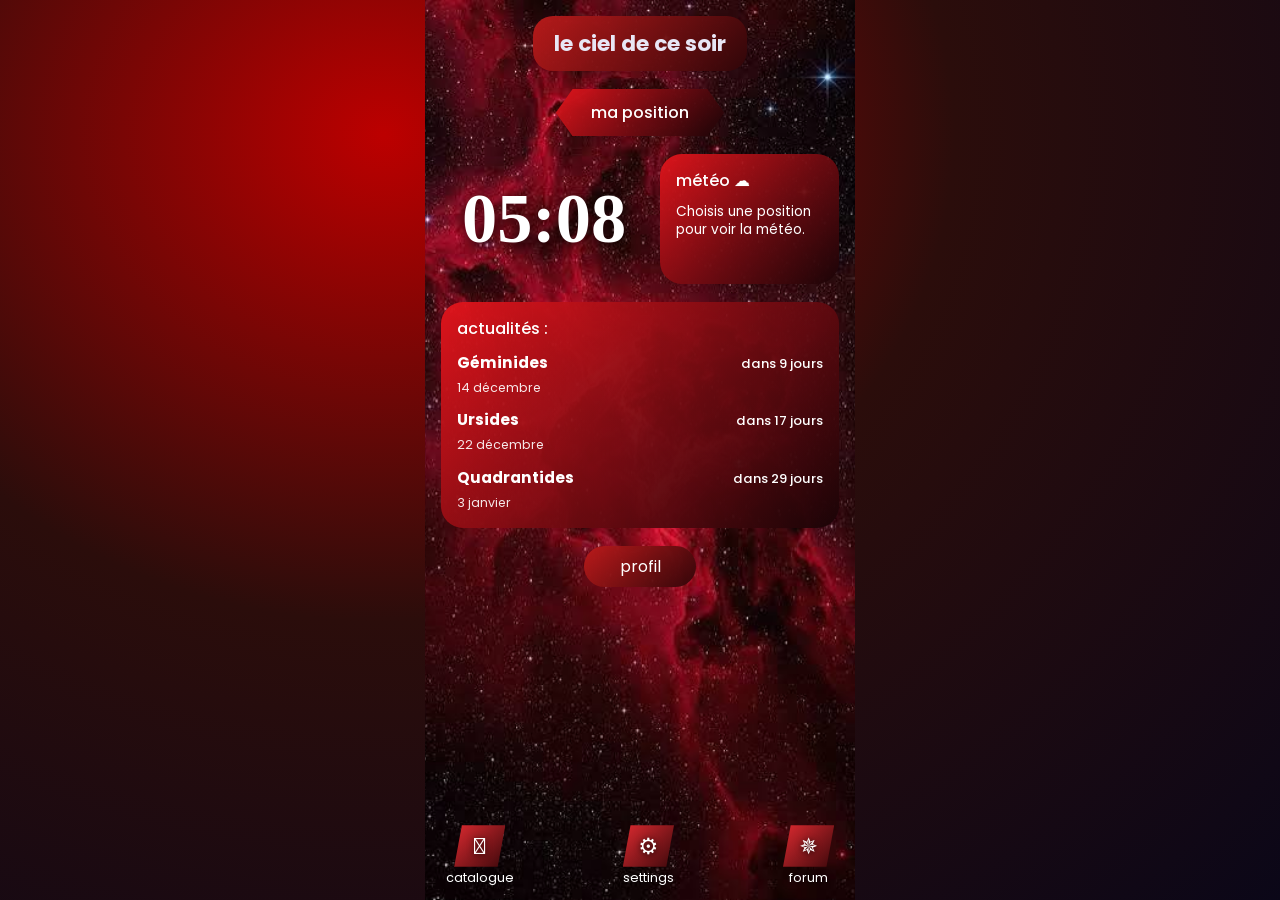
<file: index.html>
<!doctype html>
<html lang="fr">
<head>
  <meta charset="utf-8">
  <link rel="preload" as="image" href="assets/chargement.webp">
  <link rel="stylesheet" href="css/splash.css">
  <script src="js/splash.js"></script>
  <noscript><style>#splash { display: none; }</style></noscript>
  <meta name="viewport" content="width=device-width, initial-scale=1, viewport-fit=cover">
  <meta name="theme-color" content="#0b0718">
  <title>Arcturus : le ciel de ce soir</title>
  <link rel="preconnect" href="https://fonts.googleapis.com">
  <link rel="preconnect" href="https://fonts.gstatic.com" crossorigin>
  <link href="https://fonts.googleapis.com/css2?family=Poppins:wght@500;700&display=swap" rel="stylesheet">
  <link rel="stylesheet" href="css/style.css">
</head>
<body class="theme-rouge">
  <div id="splash" role="status" aria-label="Chargement en cours">
  <div class="splash-cadre">
    <img class="splash-image" src="assets/chargement.webp" alt="">
    <div class="splash-anneau"></div>
  </div>
  </div>
  <main class="ecran">

    <a class="titre" href="ciel.html">le ciel de ce soir <span aria-hidden="true"></span></a>

    <button id="btn-position" class="hexagone" type="button">ma position</button>

    <section class="ligne">
      <p id="heure" class="heure" aria-label="Heure actuelle">00:00</p>

      <article class="carte meteo">
        <h2>météo <span aria-hidden="true">  ☁</span></h2>
        <div id="meteo-valeurs" class="mesures" aria-live="polite"></div>
      </article>
    </section>

    <article class="carte actus">
      <h2>actualités :</h2>
      <ul id="liste-evenements" class="evenements"></ul>
    </article>

    <a class="pastille" href="profil.html">profil</a>

    <nav class="barre" aria-label="Navigation principale">
      <a href="catalogue.html"><span class="icone" aria-hidden="true">𖤘</span>catalogue</a>
      <a href="settings.html"><span class="icone" aria-hidden="true">⚙</span>settings</a>
      <a href="forum.html"><span class="icone" aria-hidden="true">✵</span>forum</a>
    </nav>

  </main>

  <dialog id="dialogue-position" aria-labelledby="titre-position">
    <h2 id="titre-position">Choisir une position</h2>
    <button id="btn-gps" class="bouton" type="button">Utiliser ma position GPS</button>
    <p class="ou">ou</p>
    <div class="recherche">
      <input id="champ-ville" type="search" placeholder="Nom d'une ville" autocomplete="off" aria-label="Nom d'une ville">
      <button id="btn-chercher" class="bouton" type="button">Chercher</button>
    </div>
    <p id="message-position" class="message" role="status"></p>
    <ul id="resultats-villes" class="resultats"></ul>
    <button id="btn-fermer" class="bouton discret" type="button">Fermer</button>
  </dialog>

  <script src="js/accueil.js"></script>
</body>
</html>
</file>
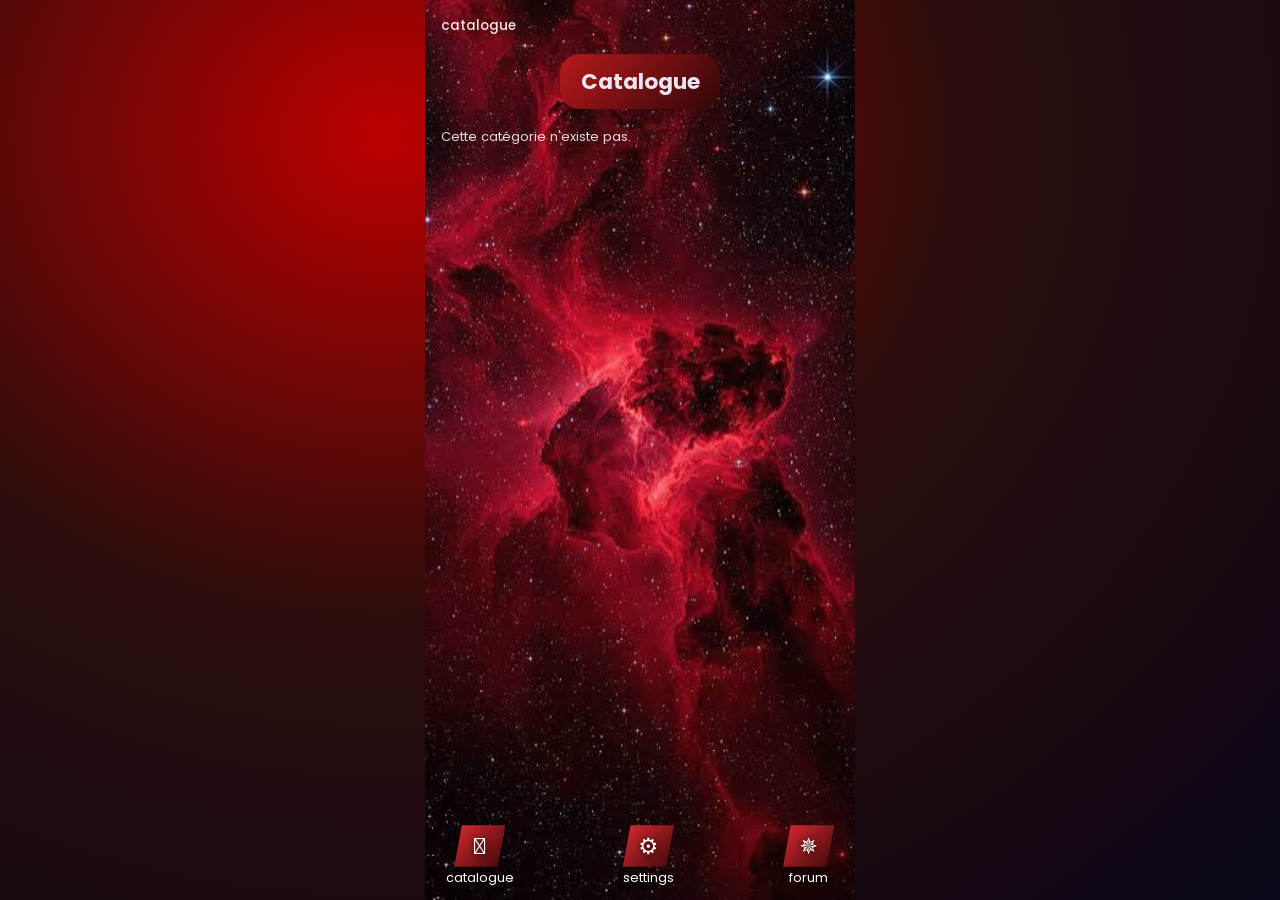
<file: catalogue-liste.html>
<!doctype html>
<html lang="fr">
<head>
  <meta charset="utf-8">
  <link rel="preload" as="image" href="assets/chargement.webp">
  <link rel="stylesheet" href="css/splash.css">
  <script src="js/splash.js"></script>
  <noscript><style>#splash { display: none; }</style></noscript>
  <meta name="viewport" content="width=device-width, initial-scale=1, viewport-fit=cover">
  <meta name="theme-color" content="#0b0718">
  <title>Arcturus : Catalogue</title>
  <link rel="preconnect" href="https://fonts.googleapis.com">
  <link rel="preconnect" href="https://fonts.gstatic.com" crossorigin>
  <link href="https://fonts.googleapis.com/css2?family=Poppins:wght@500;700&display=swap" rel="stylesheet">
  <link rel="stylesheet" href="css/style.css">
</head>
<body class="theme-rouge">
  <div id="splash" role="status" aria-label="Chargement en cours">
    <div class="splash-cadre">
      <img class="splash-image" src="assets/chargement.webp" alt="">
      <div class="splash-anneau"></div>
    </div>
  </div>

  <main class="ecran">
    <a class="retour" href="catalogue.html">catalogue</a>
    <h1 id="titre-liste" class="titre">Catalogue</h1>
    <input id="filtre" class="filtre" type="search" placeholder="Rechercher" autocomplete="off" aria-label="Rechercher dans la liste">
    <p id="compte" class="compte" aria-live="polite"></p>
    <ul id="liste" class="liste-catalogue"></ul>

    <nav class="barre" aria-label="Navigation principale">
      <a href="catalogue.html"><span class="icone" aria-hidden="true">𖤘</span>catalogue</a>
      <a href="settings.html"><span class="icone" aria-hidden="true">⚙</span>settings</a>
      <a href="forum.html"><span class="icone" aria-hidden="true">✵</span>forum</a>
    </nav>
  </main>

  <script src="js/catalogue.js"></script>
</body>
</html>
</file>
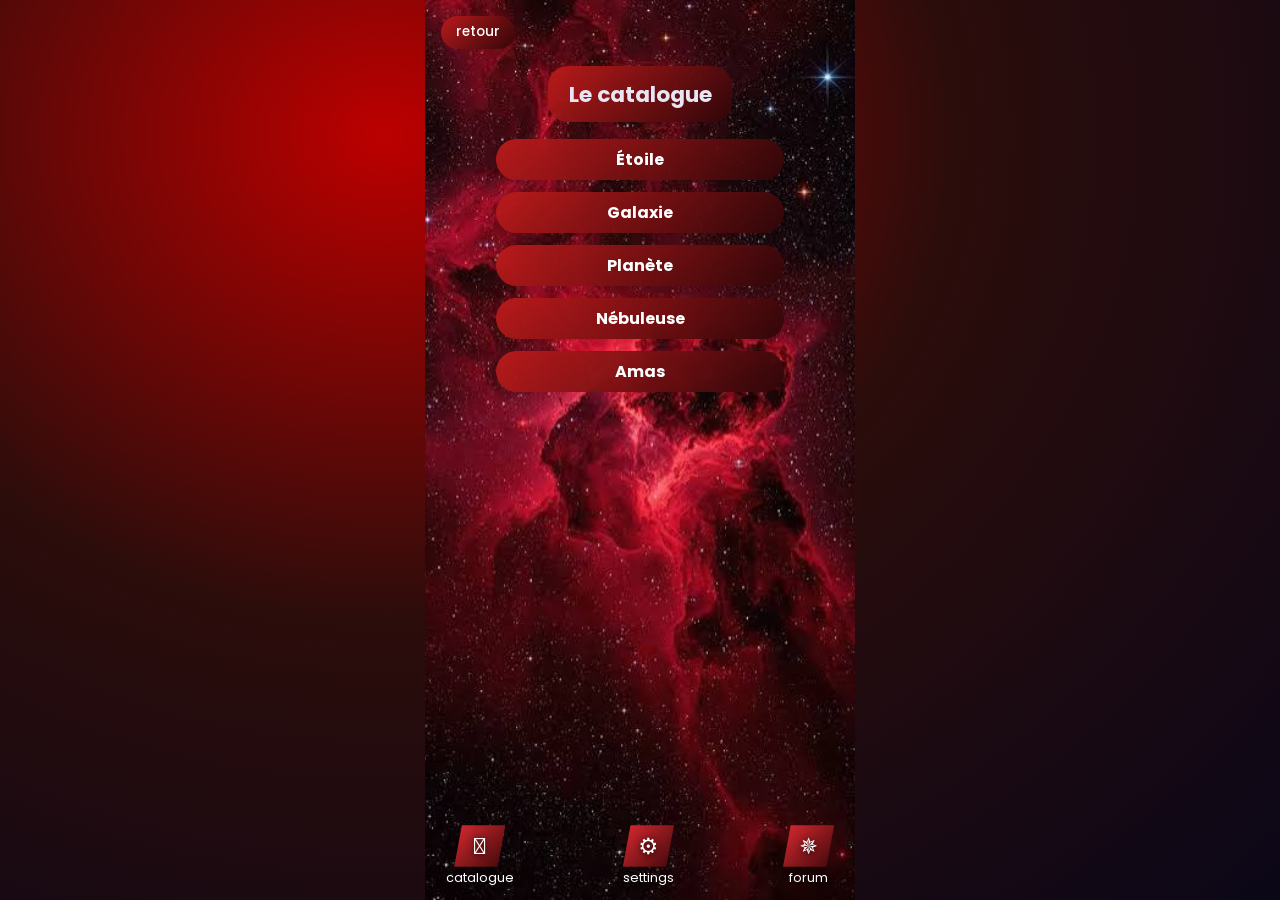
<file: catalogue.html>
<!doctype html>
<html lang="fr">
<head>
  <meta charset="utf-8">
  <link rel="preload" as="image" href="assets/chargement.webp">
  <link rel="stylesheet" href="css/splash.css">
  <script src="js/splash.js"></script>
  <noscript><style>#splash { display: none; }</style></noscript>
  <meta name="viewport" content="width=device-width, initial-scale=1, viewport-fit=cover">
  <meta name="theme-color" content="#0b0718">
  <title>Arcturus : Le catalogue</title>
  <link rel="preconnect" href="https://fonts.googleapis.com">
  <link rel="preconnect" href="https://fonts.gstatic.com" crossorigin>
  <link href="https://fonts.googleapis.com/css2?family=Poppins:wght@500;700&display=swap" rel="stylesheet">
  <link rel="stylesheet" href="css/style.css">
</head>
<body class="theme-rouge">
  <div id="splash" role="status" aria-label="Chargement en cours">
    <div class="splash-cadre">
      <img class="splash-image" src="assets/chargement.webp" alt="">
      <div class="splash-anneau"></div>
    </div>
  </div>

  <main class="ecran">
    <a class="bouton-retour" href="index.html">retour</a>
    <h1 class="titre">Le catalogue</h1>
    <nav class="choix-catalogue" aria-label="Catégories du catalogue">
      <a class="pastille choix" href="catalogue-liste.html?cat=etoile">Étoile</a>
      <a class="pastille choix" href="catalogue-liste.html?cat=galaxie">Galaxie</a>
      <a class="pastille choix" href="catalogue-liste.html?cat=planete">Planète</a>
      <a class="pastille choix" href="catalogue-liste.html?cat=nebuleuse">Nébuleuse</a>
      <a class="pastille choix" href="catalogue-liste.html?cat=amas">Amas</a>
    </nav>

    <nav class="barre" aria-label="Navigation principale">
      <a href="catalogue.html"><span class="icone" aria-hidden="true">𖤘</span>catalogue</a>
      <a href="settings.html"><span class="icone" aria-hidden="true">⚙</span>settings</a>
      <a href="forum.html"><span class="icone" aria-hidden="true">✵</span>forum</a>
    </nav>
  </main>
</body>
</html>
</file>
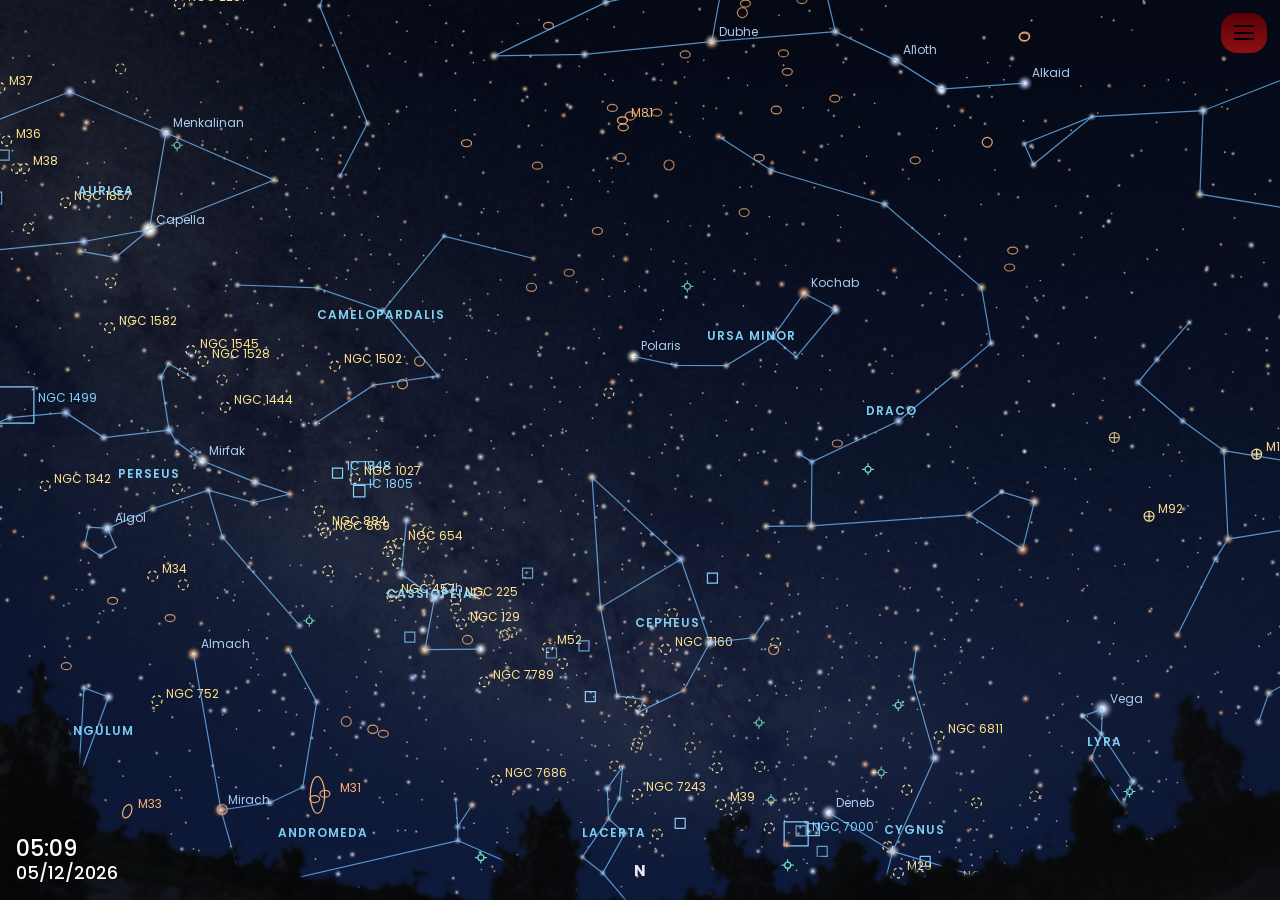
<file: ciel.html>
<!doctype html>
<html lang="fr">
<head>
  <meta charset="utf-8">
  <link rel="preload" as="image" href="assets/chargement.webp">
  <link rel="stylesheet" href="css/splash.css">
  <script src="js/splash.js"></script>
  <noscript><style>#splash { display: none; }</style></noscript>
  <meta name="viewport" content="width=device-width, initial-scale=1, viewport-fit=cover">
  <meta name="theme-color" content="#040815">
  <title>Arcturus : carte du ciel</title>
  <link rel="preconnect" href="https://fonts.googleapis.com">
  <link rel="preconnect" href="https://fonts.gstatic.com" crossorigin>
  <link href="https://fonts.googleapis.com/css2?family=Poppins:wght@500;700&display=swap" rel="stylesheet">
  <link rel="stylesheet" href="css/style.css">
  <link rel="stylesheet" href="css/ciel.css">
</head>
<body>
  <div id="splash" role="status" aria-label="Chargement en cours">
    <div class="splash-cadre">
      <img class="splash-image" src="assets/chargement.webp" alt="">
      <div class="splash-anneau"></div>
    </div>
  </div>

  <canvas id="ciel" role="img" aria-label="Carte du ciel interactive"></canvas>
  <canvas id="voielactee" aria-hidden="true"></canvas>
  <canvas id="paysage" aria-hidden="true"></canvas>

  <p id="message-ciel" class="message-ciel" role="status" hidden></p>

  <div id="horloge" class="horloge">
    <p id="ciel-heure">00:00</p>
    <p id="ciel-date">00/00/0000</p>
  </div>

  <button id="btn-menu" class="menu" type="button" aria-label="Réglages d'affichage" aria-expanded="false" aria-controls="panneau">
    <span></span><span></span><span></span>
  </button>

  <div id="panneau" class="panneau" hidden>
    <div class="bas-panneau">
      <div class="temps">
        <div class="ligne-temps">
          <output id="reg-heure">00:00</output>
          <span class="fleches">
            <button type="button" id="h-moins" aria-label="Reculer de 10 minutes">&lt;</button>
            <button type="button" id="h-reset" aria-label="Revenir à l'heure actuelle">↺</button>
            <button type="button" id="h-plus" aria-label="Avancer de 10 minutes">&gt;</button>
          </span>
        </div>
        <div class="ligne-temps">
          <output id="reg-date">00/00/0000</output>
          <span class="fleches">
            <button type="button" id="d-moins" aria-label="Reculer d'un jour">&lt;</button>
            <button type="button" id="d-reset" aria-label="Revenir à la date actuelle">↺</button>
            <button type="button" id="d-plus" aria-label="Avancer d'un jour">&gt;</button>
          </span>
        </div>
      </div>
      <button type="button" id="btn-reglages" class="engrenage" aria-label="Réglages de la carte"><span aria-hidden="true">⚙️</span></button>
    </div>

    <div class="barre-heure">
      <label class="cache" for="curseur-heure">Heure de la journée</label>
      <input id="curseur-heure" type="range" min="0" max="1439" step="1" value="0">
      <div class="graduations" aria-hidden="true"><span>0 h</span><span>6 h</span><span>12 h</span><span>18 h</span><span>24 h</span></div>
    </div>

    <div class="barre-heure barre-vitesse">
      <div class="entete-vitesse">
        <label for="curseur-vitesse">Vitesse du temps</label>
        <output id="vitesse-valeur">×1 (temps réel)</output>
      </div>
      <input id="curseur-vitesse" type="range" min="-100" max="100" step="1" value="0">
      <div class="graduations" aria-hidden="true"><span>passé</span><span>temps réel</span><span>futur</span></div>
    </div>
  </div>

  <aside id="fiche" class="fiche" role="dialog" aria-labelledby="fiche-titre" hidden>
    <div class="fiche-tete">
      <div>
        <h2 id="fiche-titre"></h2>
        <p id="fiche-sous" class="fiche-sous"></p>
      </div>
      <button type="button" id="fiche-fermer" class="fiche-x" aria-label="Fermer la fiche">✕</button>
    </div>
    <dl id="fiche-lignes" class="fiche-lignes"></dl>
    <p id="fiche-note" class="fiche-note" hidden></p>
    <div class="fiche-actions">
      <button type="button" id="fiche-centrer" class="bouton">Centrer sur l'objet</button>
      <a id="fiche-savoir" class="bouton lien" target="_blank" rel="noopener noreferrer" hidden>En savoir plus</a>
    </div>
  </aside>

  <dialog id="dialogue-carte" aria-label="Réglages de la carte">
    <div class="reglages-tete">
      <h2 class="pastille-section">Affichage :</h2>
      <button id="btn-fermer-carte" class="bouton-croix" type="button" aria-label="Fermer les réglages">
        <svg viewBox="0 0 24 24" aria-hidden="true"><rect x="3.5" y="3.5" width="17" height="17" rx="1" fill="none" stroke="currentColor" stroke-width="1.6"/><path d="M3.5 3.5 20.5 20.5M20.5 3.5 3.5 20.5" fill="none" stroke="currentColor" stroke-width="1.6"/></svg>
      </button>
    </div>

    <div class="groupe" role="group" aria-label="Affichage">
      <label class="ligne-reglage"><span class="onglet"><input type="checkbox" data-reglage="paysage"></span><span class="etiquette"><span>Paysage</span></span></label>
      <label class="ligne-reglage"><span class="onglet"><input type="checkbox" data-reglage="constellations"></span><span class="etiquette"><span>Constellations</span></span></label>
      <label class="ligne-reglage"><span class="onglet"><input type="checkbox" data-reglage="atmosphere"></span><span class="etiquette"><span>Atmosphère</span></span></label>
      <label class="ligne-reglage"><span class="onglet"><input type="checkbox" data-reglage="noms"></span><span class="etiquette"><span>Noms des astres</span></span></label>
      <label class="ligne-reglage"><span class="onglet"><input type="checkbox" data-reglage="lignes"></span><span class="etiquette"><span>Grille azimutale (azimut et hauteur)</span></span></label>
      <label class="ligne-reglage"><span class="onglet"><input type="checkbox" data-reglage="grilleEquatoriale"></span><span class="etiquette"><span>Grille équatoriale (AD et déclinaison)</span></span></label>
      <label class="ligne-reglage"><span class="onglet"><input type="checkbox" data-reglage="ecliptique"></span><span class="etiquette"><span>Écliptique (trajet du Soleil)</span></span></label>
      <label class="ligne-reglage"><span class="onglet"><input type="checkbox" data-reglage="nuit"></span><span class="etiquette"><span>Mode nuit (écran rouge)</span></span></label>
    </div>

    <div class="groupe" role="group" aria-labelledby="titre-profond">
      <h3 id="titre-profond" class="pastille-section">Objets du ciel profond :</h3>
      <label class="ligne-reglage"><span class="onglet"><input type="checkbox" data-reglage="voieLactee"></span><span class="etiquette"><span>Voie lactée</span></span></label>
      <label class="ligne-reglage"><span class="onglet"><input type="checkbox" data-reglage="galaxies"></span><span class="etiquette"><span>Galaxies</span></span></label>
      <label class="ligne-reglage"><span class="onglet"><input type="checkbox" data-reglage="nebuleuses"></span><span class="etiquette"><span>Nébuleuses <small>(dont planétaires et rémanents)</small></span></span></label>
      <label class="ligne-reglage"><span class="onglet"><input type="checkbox" data-reglage="amas"></span><span class="etiquette"><span>Amas <small>(ouverts et globulaires)</small></span></span></label>
    </div>

    <div class="groupe" role="group" aria-labelledby="titre-etoiles">
      <h3 id="titre-etoiles" class="pastille-section">Étoiles :</h3>
      <div class="boite-curseur">
        <label for="mag-limite">Visibles jusqu'à la magnitude <output id="mag-valeur">6,5</output></label>
        <input id="mag-limite" type="range" min="3" max="6.5" step="0.1" value="6.5">
      </div>
    </div>

    <a class="lien-accueil" href="index.html">retour à l'accueil</a>
  </dialog>

  <div id="voile" class="voile" hidden></div>

  <script src="js/astronomy.browser.min.js"></script>
  <script src="js/astro.js"></script>
  <script src="js/paysage.js"></script>
  <script src="js/ciel.js"></script>
</body>
</html>
</file>
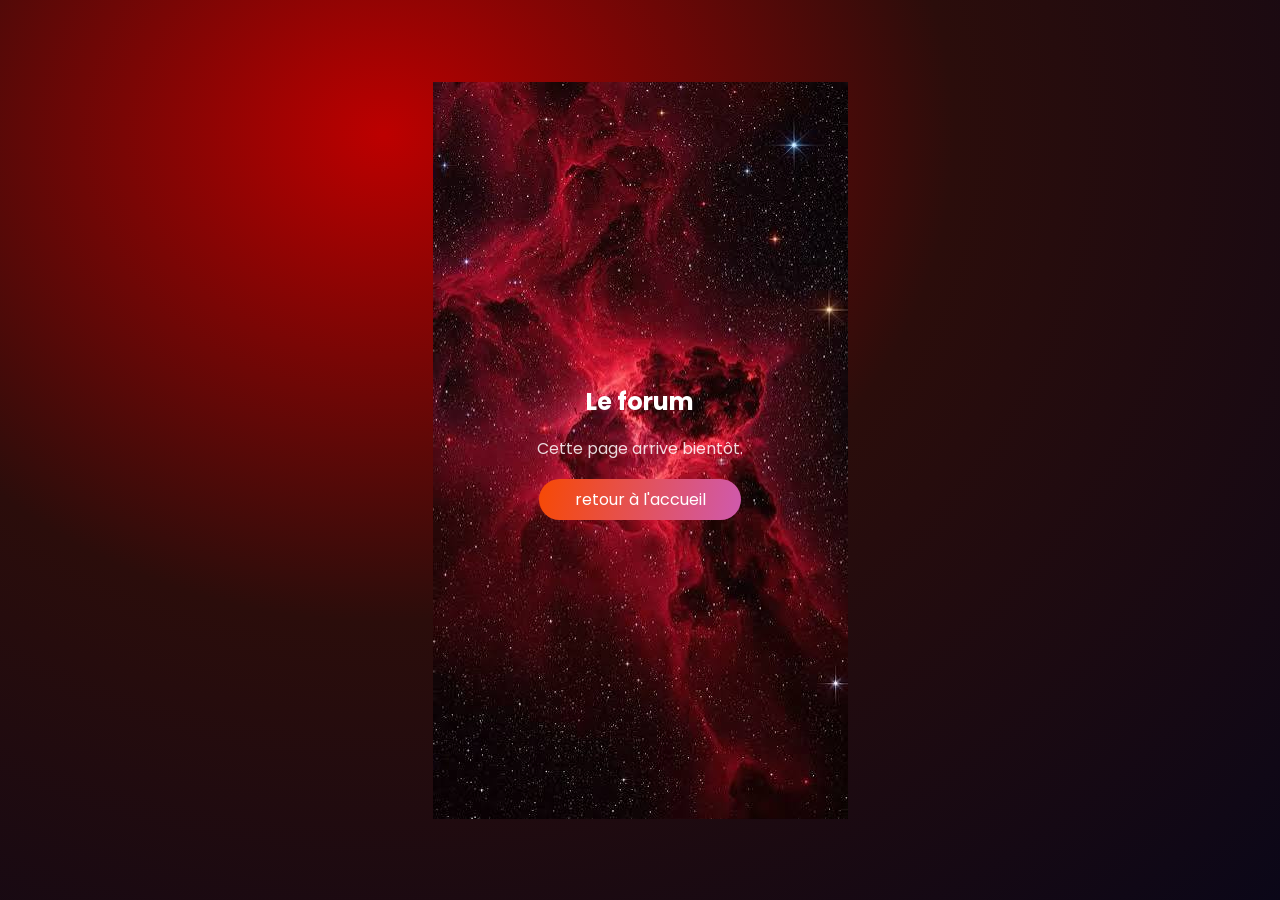
<file: forum.html>
<!doctype html>
<html lang="fr">
<head>
  <meta charset="utf-8">
  <link rel="preload" as="image" href="assets/chargement.webp">
  <link rel="stylesheet" href="css/splash.css">
  <script src="js/splash.js"></script>
  <noscript><style>#splash { display: none; }</style></noscript>
  <meta name="viewport" content="width=device-width, initial-scale=1, viewport-fit=cover">
  <meta name="theme-color" content="#0b0718">
  <title>Arcturus : Le forum</title>
  <link href="https://fonts.googleapis.com/css2?family=Poppins:wght@500;700&display=swap" rel="stylesheet">
  <link rel="stylesheet" href="css/style.css">
</head>
<body>
  <div id="splash" role="status" aria-label="Chargement en cours">
    <div class="splash-cadre">
      <img class="splash-image" src="assets/chargement.webp" alt="">
      <div class="splash-anneau"></div>
    </div>
  </div>

  <main class="ecran bientot">
    <h1>Le forum</h1>
    <p>Cette page arrive bientôt.</p>
    <a class="pastille" href="index.html">retour à l'accueil</a>
  </main>
</body>
</html>
</file>
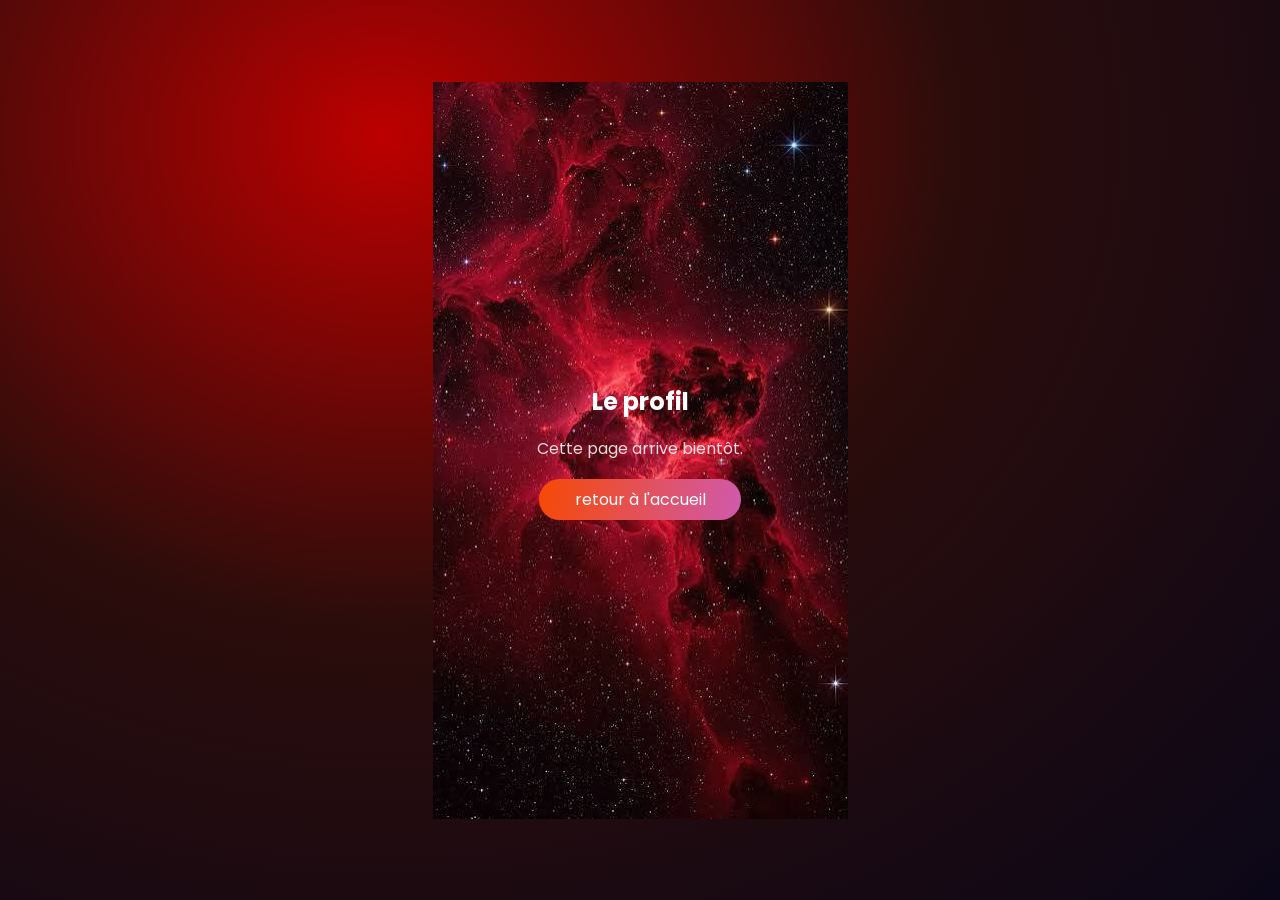
<file: profil.html>
<!doctype html>
<html lang="fr">
<head>
  <meta charset="utf-8">
  <link rel="preload" as="image" href="assets/chargement.webp">
  <link rel="stylesheet" href="css/splash.css">
  <script src="js/splash.js"></script>
  <noscript><style>#splash { display: none; }</style></noscript>
  <meta name="viewport" content="width=device-width, initial-scale=1, viewport-fit=cover">
  <meta name="theme-color" content="#0b0718">
  <title>Arcturus : Le profil</title>
  <link href="https://fonts.googleapis.com/css2?family=Poppins:wght@500;700&display=swap" rel="stylesheet">
  <link rel="stylesheet" href="css/style.css">
</head>
<body>
  <div id="splash" role="status" aria-label="Chargement en cours">
    <div class="splash-cadre">
      <img class="splash-image" src="assets/chargement.webp" alt="">
      <div class="splash-anneau"></div>
    </div>
  </div>

  <main class="ecran bientot">
    <h1>Le profil</h1>
    <p>Cette page arrive bientôt.</p>
    <a class="pastille" href="index.html">retour à l'accueil</a>
  </main>
</body>
</html>
</file>
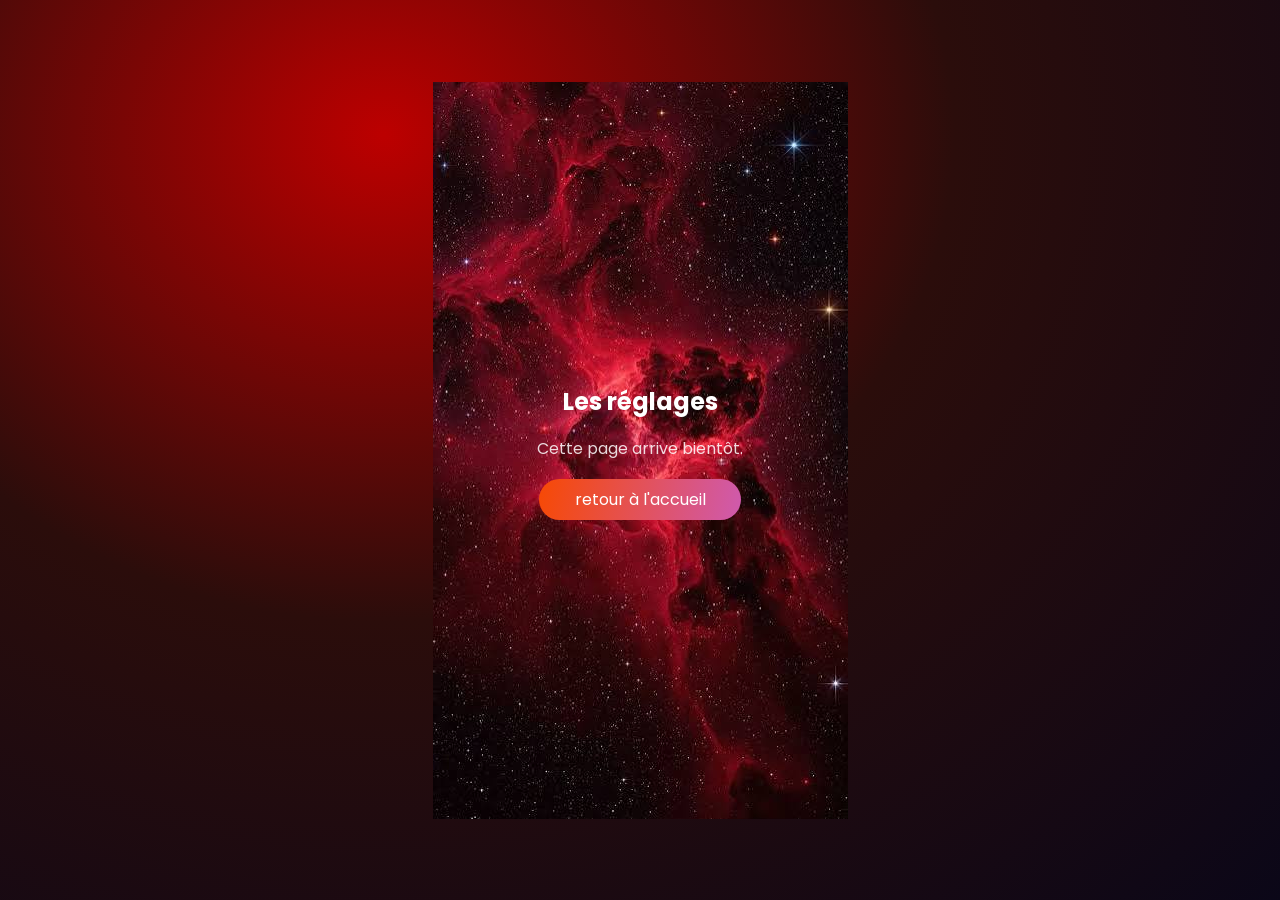
<file: settings.html>
<!doctype html>
<html lang="fr">
<head>
  <meta charset="utf-8">
  <link rel="preload" as="image" href="assets/chargement.webp">
  <link rel="stylesheet" href="css/splash.css">
  <script src="js/splash.js"></script>
  <noscript><style>#splash { display: none; }</style></noscript>
  <meta name="viewport" content="width=device-width, initial-scale=1, viewport-fit=cover">
  <meta name="theme-color" content="#0b0718">
  <title>Arcturus : Les réglages</title>
  <link href="https://fonts.googleapis.com/css2?family=Poppins:wght@500;700&display=swap" rel="stylesheet">
  <link rel="stylesheet" href="css/style.css">
</head>
<body>
  <div id="splash" role="status" aria-label="Chargement en cours">
    <div class="splash-cadre">
      <img class="splash-image" src="assets/chargement.webp" alt="">
      <div class="splash-anneau"></div>
    </div>
  </div>

  <main class="ecran bientot">
    <h1>Les réglages</h1>
    <p>Cette page arrive bientôt.</p>
    <a class="pastille" href="index.html">retour à l'accueil</a>
  </main>
</body>
</html>
</file>
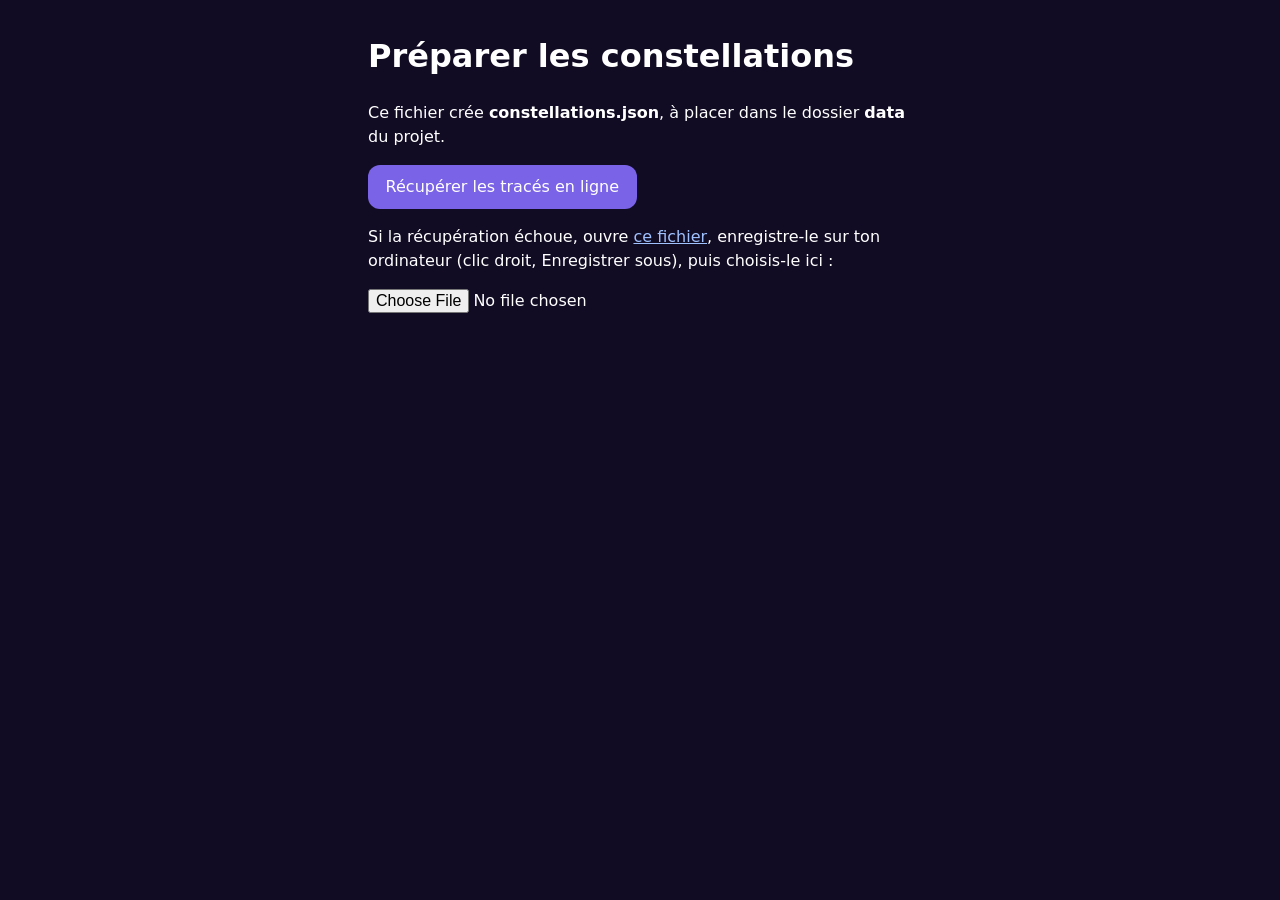
<file: outils/convertir-constellations.html>
<!doctype html>
<html lang="fr">
<head>
  <meta charset="utf-8">
  <meta name="viewport" content="width=device-width, initial-scale=1">
  <title>Arcturus : préparer les constellations</title>
  <style>
    body { font-family: system-ui, sans-serif; max-width: 34rem; margin: 2rem auto; padding: 0 1rem; line-height: 1.5; background: #120b24; color: #fff; }
    button, input { font: inherit; }
    button { padding: 0.6rem 1.1rem; border: 0; border-radius: 12px; background: #7b63e8; color: #fff; cursor: pointer; }
    a { color: #9fc2ff; }
    #resultat { margin-top: 1rem; }
  </style>
</head>
<body>
  <h1>Préparer les constellations</h1>
  <p>Ce fichier crée <strong>constellations.json</strong>, à placer dans le dossier <strong>data</strong> du projet.</p>

  <p><button id="recuperer" type="button">Récupérer les tracés en ligne</button></p>

  <p>Si la récupération échoue, ouvre
    <a href="https://raw.githubusercontent.com/ofrohn/d3-celestial/master/data/constellations.lines.json" target="_blank" rel="noopener">ce fichier</a>,
    enregistre-le sur ton ordinateur (clic droit, Enregistrer sous), puis choisis-le ici :</p>
  <p><input id="fichier" type="file" accept=".json,.txt,application/json,text/plain"></p>

  <div id="resultat" role="status"></div>

  <script src="convertir-constellations.js"></script>
  <script>
    const URL_TRACES = "https://raw.githubusercontent.com/ofrohn/d3-celestial/master/data/constellations.lines.json";
    const zone = document.getElementById("resultat");

    function traiter(texte) {
      try {
        const r = ConvertirConstellations.convertir(texte);
        const lien = document.createElement("a");
        lien.href = URL.createObjectURL(new Blob([r.json], { type: "application/json" }));
        lien.download = "constellations.json";
        const bouton = document.createElement("button");
        bouton.type = "button";
        bouton.textContent = "Télécharger constellations.json";
        bouton.addEventListener("click", () => lien.click());
        const p = document.createElement("p");
        p.textContent = `${r.nb} constellations prêtes, environ ${Math.round(r.taille / 1024)} Ko. Place le fichier dans le dossier data de ton projet.`;
        zone.replaceChildren(p, bouton);
      } catch (erreur) {
        zone.textContent = erreur.message;
      }
    }

    document.getElementById("recuperer").addEventListener("click", async () => {
      zone.textContent = "Téléchargement des tracés…";
      try {
        const rep = await fetch(URL_TRACES);
        if (!rep.ok) throw new Error("HTTP " + rep.status);
        traiter(await rep.text());
      } catch {
        zone.textContent = "Récupération impossible. Utilise la méthode manuelle ci-dessus.";
      }
    });

    document.getElementById("fichier").addEventListener("change", (e) => {
      const fichier = e.target.files[0];
      if (!fichier) return;
      const lecteur = new FileReader();
      lecteur.onerror = () => { zone.textContent = "Impossible de lire ce fichier."; };
      lecteur.onload = () => traiter(lecteur.result);
      lecteur.readAsText(fichier);
    });
  </script>
</body>
</html>
</file>
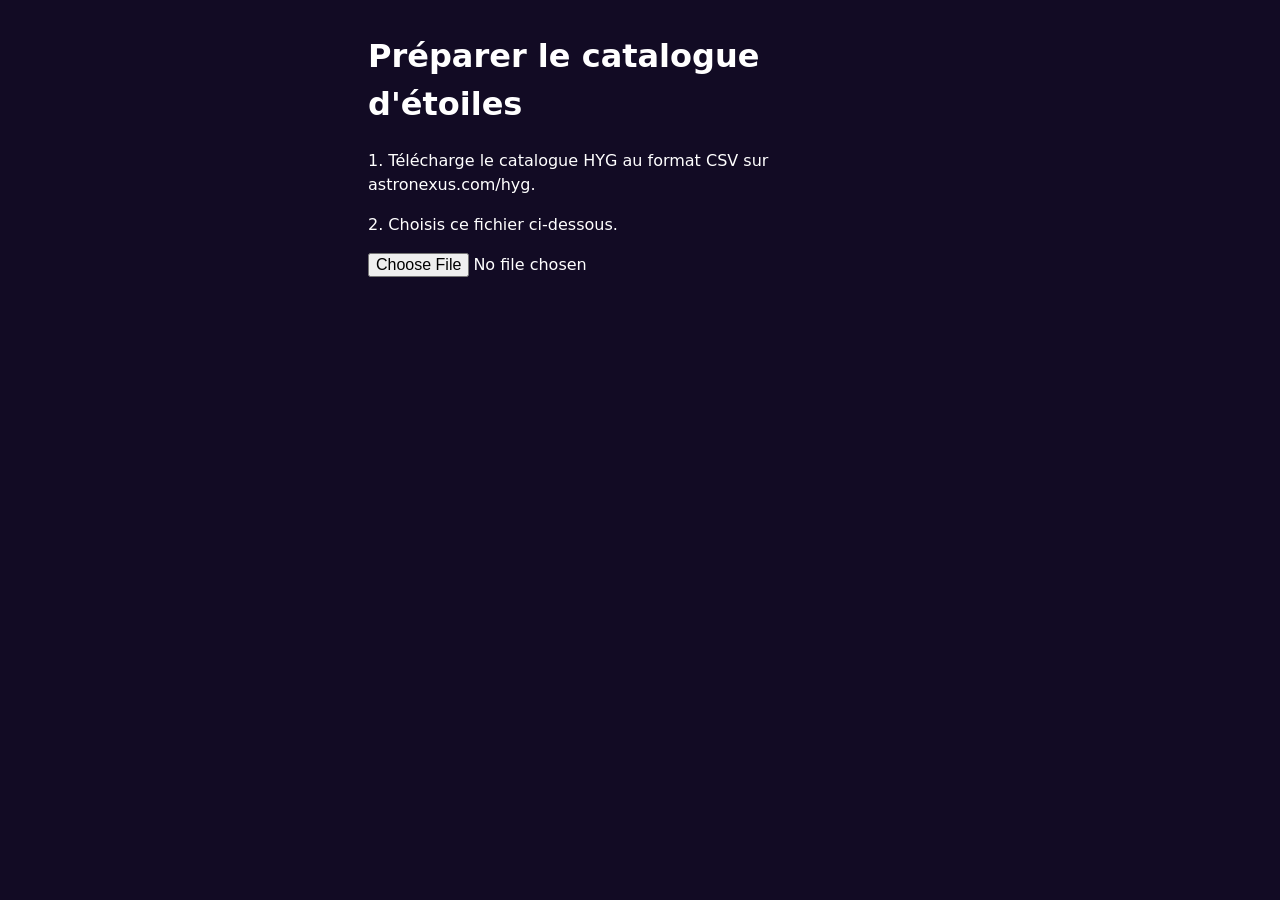
<file: outils/convertir-etoiles.html>
<!doctype html>
<html lang="fr">
<head>
  <meta charset="utf-8">
  <meta name="viewport" content="width=device-width, initial-scale=1">
  <title>Arcturus : préparer le catalogue d'étoiles</title>
  <style>
    body { font-family: system-ui, sans-serif; max-width: 34rem; margin: 2rem auto; padding: 0 1rem; line-height: 1.5; background: #120b24; color: #fff; }
    button, input { font: inherit; }
    button { padding: 0.6rem 1.1rem; border: 0; border-radius: 12px; background: #7b63e8; color: #fff; cursor: pointer; }
    #resultat { margin-top: 1rem; }
  </style>
</head>
<body>
  <h1>Préparer le catalogue d'étoiles</h1>
  <p>1. Télécharge le catalogue HYG au format CSV sur astronexus.com/hyg.</p>
  <p>2. Choisis ce fichier ci-dessous.</p>
  <p><input id="fichier" type="file" accept=".csv,text/csv"></p>
  <div id="resultat" role="status"></div>

  <script src="convertir.js"></script>
  <script>
    const zone = document.getElementById("resultat");
    document.getElementById("fichier").addEventListener("change", (e) => {
      const fichier = e.target.files[0];
      if (!fichier) return;
      zone.textContent = "Lecture du fichier…";
      const lecteur = new FileReader();
      lecteur.onerror = () => { zone.textContent = "Impossible de lire ce fichier."; };
      lecteur.onload = () => {
        try {
          const r = ConvertirEtoiles.convertir(lecteur.result);
          const lien = document.createElement("a");
          lien.href = URL.createObjectURL(new Blob([r.json], { type: "application/json" }));
          lien.download = "etoiles.json";
          const bouton = document.createElement("button");
          bouton.type = "button";
          bouton.textContent = "Télécharger etoiles.json";
          bouton.addEventListener("click", () => lien.click());
          const p = document.createElement("p");
          p.textContent = `${r.nbEtoiles} étoiles gardées (dont ${r.nbNoms} avec un nom et ${r.nbDetails} avec une fiche détaillée), environ ${Math.round(r.taille / 1024)} Ko. Place le fichier dans le dossier data de ton projet.`;
          zone.replaceChildren(p, bouton);
        } catch (erreur) {
          zone.textContent = erreur.message;
        }
      };
      lecteur.readAsText(fichier);
    });
  </script>
</body>
</html>
</file>
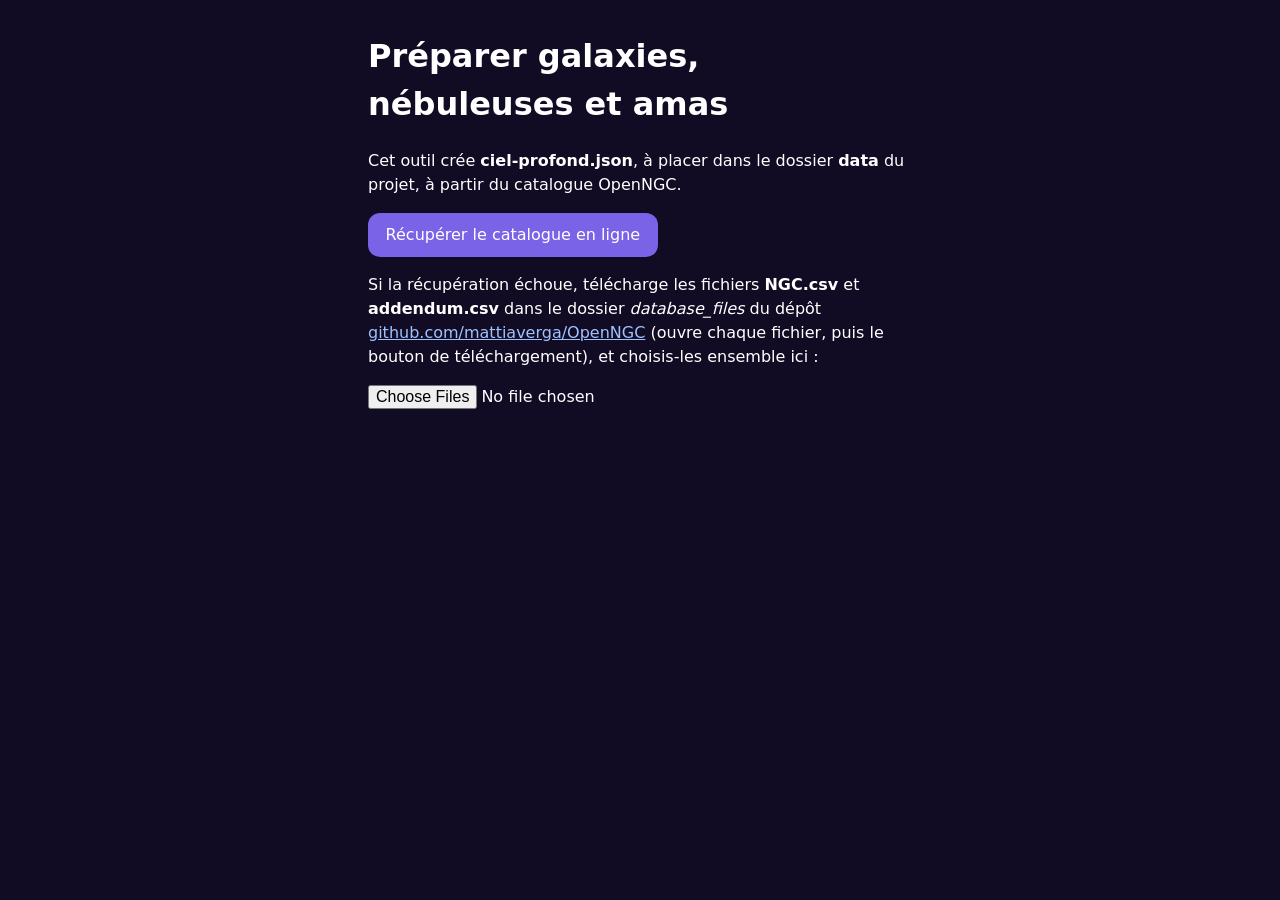
<file: outils/convertir-profond.html>
<!doctype html>
<html lang="fr">
<head>
  <meta charset="utf-8">
  <meta name="viewport" content="width=device-width, initial-scale=1">
  <title>Arcturus : préparer galaxies, nébuleuses et amas</title>
  <style>
    body { font-family: system-ui, sans-serif; max-width: 34rem; margin: 2rem auto; padding: 0 1rem; line-height: 1.5; background: #120b24; color: #fff; }
    button, input { font: inherit; }
    button { padding: 0.6rem 1.1rem; border: 0; border-radius: 12px; background: #7b63e8; color: #fff; cursor: pointer; }
    a { color: #9fc2ff; }
    #resultat { margin-top: 1rem; }
  </style>
</head>
<body>
  <h1>Préparer galaxies, nébuleuses et amas</h1>
  <p>Cet outil crée <strong>ciel-profond.json</strong>, à placer dans le dossier <strong>data</strong> du projet, à partir du catalogue OpenNGC.</p>

  <p><button id="recuperer" type="button">Récupérer le catalogue en ligne</button></p>

  <p>Si la récupération échoue, télécharge les fichiers <strong>NGC.csv</strong> et <strong>addendum.csv</strong> dans le dossier
    <em>database_files</em> du dépôt
    <a href="https://github.com/mattiaverga/OpenNGC" target="_blank" rel="noopener">github.com/mattiaverga/OpenNGC</a>
    (ouvre chaque fichier, puis le bouton de téléchargement), et choisis-les ensemble ici :</p>
  <p><input id="fichiers" type="file" multiple accept=".csv,text/csv,text/plain"></p>

  <div id="resultat" role="status"></div>

  <script src="convertir-profond.js"></script>
  <script>
    const BASE = "https://raw.githubusercontent.com/mattiaverga/OpenNGC/master/database_files/";
    const zone = document.getElementById("resultat");

    function traiter(textes) {
      try {
        const r = ConvertirProfond.convertir(textes);
        const lien = document.createElement("a");
        lien.href = URL.createObjectURL(new Blob([r.json], { type: "application/json" }));
        lien.download = "ciel-profond.json";
        const bouton = document.createElement("button");
        bouton.type = "button";
        bouton.textContent = "Télécharger ciel-profond.json";
        bouton.addEventListener("click", () => lien.click());
        const p = document.createElement("p");
        p.textContent = `${r.nb} objets retenus, environ ${Math.round(r.taille / 1024)} Ko. Place le fichier dans le dossier data de ton projet.`;
        zone.replaceChildren(p, bouton);
      } catch (erreur) {
        zone.textContent = erreur.message;
      }
    }

    document.getElementById("recuperer").addEventListener("click", async () => {
      zone.textContent = "Téléchargement du catalogue (quelques Mo)…";
      try {
        const textes = [];
        for (const nom of ["NGC.csv", "addendum.csv"]) {
          const rep = await fetch(BASE + nom);
          if (!rep.ok) throw new Error(nom + " : HTTP " + rep.status);
          textes.push(await rep.text());
        }
        traiter(textes);
      } catch (erreur) {
        zone.textContent = "Récupération impossible (" + erreur.message + "). Utilise la méthode manuelle ci-dessus.";
      }
    });

    document.getElementById("fichiers").addEventListener("change", async (e) => {
      const fichiers = [...e.target.files];
      if (!fichiers.length) return;
      try {
        traiter(await Promise.all(fichiers.map((f) => f.text())));
      } catch {
        zone.textContent = "Impossible de lire ces fichiers.";
      }
    });
  </script>
</body>
</html>
</file>
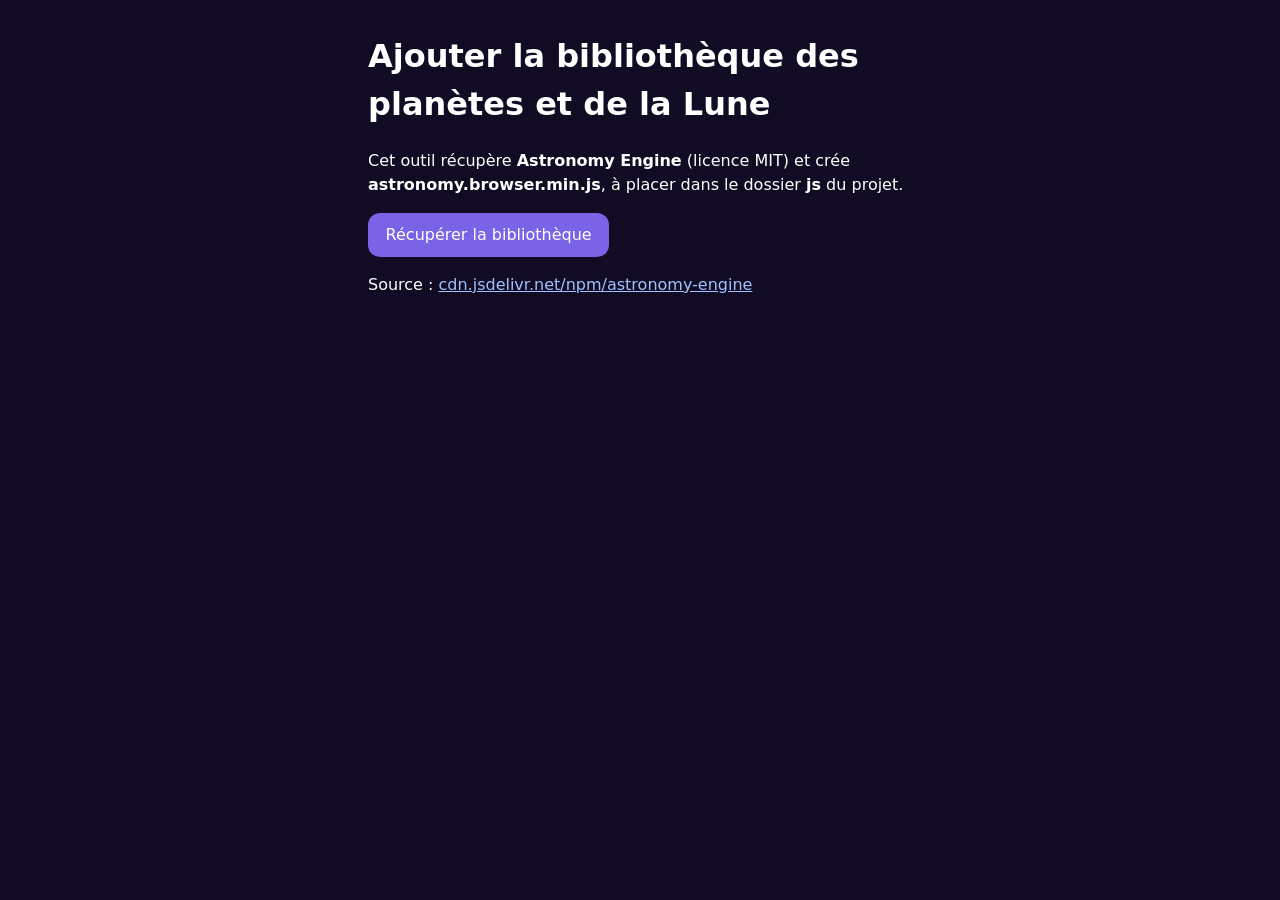
<file: outils/telecharger-astronomy.html>
<!doctype html>
<html lang="fr">
<head>
  <meta charset="utf-8">
  <meta name="viewport" content="width=device-width, initial-scale=1">
  <title>Arcturus : ajouter la bibliothèque des planètes</title>
  <style>
    body { font-family: system-ui, sans-serif; max-width: 34rem; margin: 2rem auto; padding: 0 1rem; line-height: 1.5; background: #120b24; color: #fff; }
    button { font: inherit; padding: 0.6rem 1.1rem; border: 0; border-radius: 12px; background: #7b63e8; color: #fff; cursor: pointer; }
    a { color: #9fc2ff; }
    #resultat { margin-top: 1rem; }
  </style>
</head>
<body>
  <h1>Ajouter la bibliothèque des planètes et de la Lune</h1>
  <p>Cet outil récupère <strong>Astronomy Engine</strong> (licence MIT) et crée <strong>astronomy.browser.min.js</strong>, à placer dans le dossier <strong>js</strong> du projet.</p>
  <p><button id="recuperer" type="button">Récupérer la bibliothèque</button></p>
  <p>Source : <a href="https://cdn.jsdelivr.net/npm/astronomy-engine/astronomy.browser.min.js" target="_blank" rel="noopener">cdn.jsdelivr.net/npm/astronomy-engine</a></p>
  <div id="resultat" role="status"></div>

  <script>
    const zone = document.getElementById("resultat");
    document.getElementById("recuperer").addEventListener("click", async () => {
      zone.textContent = "Téléchargement…";
      try {
        const rep = await fetch("https://cdn.jsdelivr.net/npm/astronomy-engine/astronomy.browser.min.js");
        if (!rep.ok) throw new Error("HTTP " + rep.status);
        const texte = await rep.text();
        if (texte.length < 50000 || !texte.includes("Astronomy")) throw new Error("fichier inattendu");
        const lien = document.createElement("a");
        lien.href = URL.createObjectURL(new Blob([texte], { type: "text/javascript" }));
        lien.download = "astronomy.browser.min.js";
        const bouton = document.createElement("button");
        bouton.type = "button";
        bouton.textContent = "Télécharger astronomy.browser.min.js";
        bouton.addEventListener("click", () => lien.click());
        const p = document.createElement("p");
        p.textContent = `Bibliothèque prête (${Math.round(texte.length / 1024)} Ko). Place le fichier dans le dossier js de ton projet.`;
        zone.replaceChildren(p, bouton);
      } catch (erreur) {
        zone.textContent = "Récupération impossible (" + erreur.message + "). Ouvre le lien ci-dessus et enregistre le fichier sous le nom astronomy.browser.min.js.";
      }
    });
  </script>
</body>
</html>
</file>
<file: css/splash.css>
/* Écran de chargement : image « Arcturus » et anneau rouge qui tourne sur le bord du disque.
   Sur téléphone il remplit l'écran ; sur ordinateur il garde la largeur de la page d'accueil (max-width de .ecran, 430 px)
   et les côtés montrent la même image, floutée et assombrie. */
#splash {
  --largeur-ecran: 430px; /* à garder identique au max-width de .ecran dans css/style.css */
  --hauteur: 100vh;       /* hauteur de la colonne d'image : tout l'écran, sauf sur ordinateur (voir plus bas) */
  position: fixed;
  inset: 0;
  z-index: 99999;
  overflow: hidden;
  background: #12030a; /* visible tant que l'image n'est pas affichée : jamais de blanc ni de noir pur */
  opacity: 1;
  visibility: visible;
  transition: opacity 0.15s ease;
}

#splash.cache {
  opacity: 0;
  visibility: hidden;
  pointer-events: none;
  transition: opacity 0.35s ease, visibility 0s linear 0.35s;
}

/* Arrière-plan des côtés (ordinateur) : la même image, floutée. Inutile, donc retiré, quand l'écran n'est pas plus large que la colonne. */
#splash::before {
  content: "";
  position: absolute;
  inset: -12%;
  background: url("../assets/chargement.webp") center top / cover no-repeat;
  filter: blur(46px) brightness(0.42) saturate(1.15);
}

@media (max-width: 430px) {
  #splash::before { display: none; }
}

/* Sur ordinateur, la colonne garde les proportions d'un téléphone (430 × 882 au plus) : l'image ne grossit pas
   quand la fenêtre est très haute, elle reste centrée sur le fond flou. */
@media (min-width: 600px) {
  #splash { --hauteur: min(100vh, calc(min(100vw, var(--largeur-ecran)) * 2.0511)); }
}

@supports (width: 1dvh) {
  #splash { --hauteur: 100dvh; }
  @media (min-width: 600px) {
    #splash { --hauteur: min(100dvh, calc(min(100vw, var(--largeur-ecran)) * 2.0511)); }
  }
}

/* Ombre légère sur les bords de la colonne. */
#splash::after {
  content: "";
  position: absolute;
  top: 50%;
  left: 50%;
  width: min(100vw, var(--largeur-ecran));
  height: var(--hauteur);
  transform: translate(-50%, -50%);
  box-shadow: 0 0 60px 8px rgba(0, 0, 0, 0.6);
  pointer-events: none;
}

/* L'image est affichée en « cover » dans la colonne : le cadre garde ses proportions (557 × 991),
   de sorte que l'anneau, placé en pourcentages, reste toujours exactement sur le disque du logo. */
.splash-cadre {
  --colonne: min(100vw, var(--largeur-ecran));
  --u: calc(max(var(--colonne), var(--hauteur) * 0.56206) / 100); /* 1 % de la largeur du cadre */
  position: absolute;
  z-index: 1;
  left: 50%;
  top: 50%;
  width: calc(var(--u) * 100);
  aspect-ratio: 557 / 991;
  transform: translate(-50%, -50%);
  /* Ce qui dépasse de la colonne est coupé, comme sur un téléphone. */
  clip-path: inset(calc((100% - var(--hauteur)) / 2) calc((100% - var(--colonne)) / 2));
}

.splash-image { display: block; width: 100%; height: 100%; }

/* Disque du logo : centre à 49,799 % / 49,876 %, diamètre 70,366 % de la largeur. */
.splash-anneau {
  --e: calc(var(--u) * 0.75); /* épaisseur du trait */
  position: absolute;
  left: 49.799%;
  top: 49.876%;
  width: 70.366%;
  aspect-ratio: 1;
  transform: translate(-50%, -50%);
  border-radius: 50%;
  box-shadow: inset 0 0 0 calc(var(--u) * 0.25) rgba(255, 70, 50, 0.22); /* piste : le cercle entier, discret */
}

/* Le trait rouge : une comète qui parcourt le périmètre dans le sens des aiguilles d'une montre. */
.splash-anneau::before {
  content: "";
  position: absolute;
  inset: 0;
  border-radius: 50%;
  background: conic-gradient(from 0deg, rgba(255, 59, 42, 0) 0deg, rgba(255, 59, 42, 0) 190deg, rgba(255, 59, 42, 0.85) 335deg, #ff9a7a 360deg);
  -webkit-mask: radial-gradient(farthest-side, transparent calc(100% - var(--e)), #000 calc(100% - var(--e) + 1px));
  mask: radial-gradient(farthest-side, transparent calc(100% - var(--e)), #000 calc(100% - var(--e) + 1px));
  filter: drop-shadow(0 0 calc(var(--u) * 1) rgba(255, 70, 50, 0.9));
  animation: splash-tour 1.5s linear infinite;
}

@keyframes splash-tour {
  to { transform: rotate(360deg); }
}

@media (prefers-reduced-motion: reduce) {
  .splash-anneau::before { animation: none; opacity: 0.8; }
}
</file>
<file: css/style.css>
:root {
  --nuit: #0b0718;
  --bleu: #3f4fd6;
  --violet: #7b63e8;
  --rose: #cf5aae;
  --blanc: #ffffff;
  --degrade: linear-gradient(100deg, var(--bleu), var(--violet) 55%, var(--rose));
  --police: "Poppins", system-ui, -apple-system, "Segoe UI", sans-serif;
}

*, *::before, *::after { box-sizing: border-box; }

body {
  margin: 0;
  font-family: var(--police);
  color: var(--blanc);
  background-color: var(--nuit);
  /* Si assets/fond.jpg est absent, le dégradé sert de fond. */
  background-image:
    url("../assets/mon_imagedefond.jpg"),
    radial-gradient(ellipse at 30% 15%, #bc0000 0%, #2b0d0b 45%, var(--nuit) 100%);
  
  background-position: center;
  background-repeat: no-repeat;
}

h1, h2, p { margin: 0; }

a, button { font-family: inherit; color: inherit; }

:focus-visible { outline: 3px solid var(--blanc); outline-offset: 3px; }

/* ---------- Écran mobile ---------- */
.ecran {
  max-width: 430px;
  min-height: 100vh;
  min-height: 100dvh;
  margin: 0 auto;
  padding: calc(1rem + env(safe-area-inset-top, 0px)) 1rem calc(0.8rem + env(safe-area-inset-bottom, 0px));
  display: flex;
  flex-direction: column;
  align-items: center;
  gap: 1.1rem;
}

/* ---------- Titre et boutons ---------- */
.titre {
  background: linear-gradient(100deg, #2a3aa8, var(--violet));
  border-radius: 20px;
  padding: 0.7rem 1.3rem;
  font-size: 1.35rem;
  font-weight: 700;
  text-decoration: none;
  color: #e8e6f5;
}

.hexagone {
  background: var(--degrade);
  border: 0;
  clip-path: polygon(10% 0, 90% 0, 100% 50%, 90% 100%, 10% 100%, 0 50%);
  padding: 0.7rem 2.2rem;
  font-size: 1rem;
  font-weight: 500;
  cursor: pointer;
  max-width: 100%;
}

.pastille {
  background: linear-gradient(100deg, #f74904, var(--rose));
  border-radius: 999px;
  padding: 0.5rem 2.2rem;
  font-size: 1rem;
  text-decoration: none;
}

/* ---------- Ligne heure + météo ---------- */
.ligne {
  width: 100%;
  display: grid;
  grid-template-columns: 1fr minmax(150px, 45%);
  align-items: center;
  gap: 0.8rem;
}

.heure {
  font-size: clamp(4.4rem, 12vw, 2.4rem);
  font-family: "Neue Gstaad";
  font-weight: 700;
  font-variant-numeric: tabular-nums;
  text-align: center;
  text-shadow: 0 2px 12px rgba(0, 0, 0, 0.7);
}

/* ---------- Cartes ---------- */
.carte {
  background: var(--degrade);
  border-radius: 22px;
  padding: 0.9rem 1rem;
}

.carte h2 {
  font-size: 1rem;
  font-weight: 500;
  margin-bottom: 0.6rem;
}

.meteo { min-height: 130px; }

.mesures { display: grid; gap: 0.5rem; }

.mesure { display: flex; flex-direction: column; line-height: 1.2; }
.mesure span { font-size: 0.78rem; font-weight: 500; opacity: 0.9; }
.mesure strong { font-size: 1.05rem; font-weight: 700; }

.vide { font-size: 0.85rem; line-height: 1.35; }

.actus { width: 100%; min-height: 130px; }

.evenements {
  list-style: none;
  margin: 0;
  padding: 0;
  display: grid;
  gap: 0.6rem;
}

.evenements li {
  display: flex;
  justify-content: space-between;
  align-items: baseline;
  gap: 0.6rem;
}

.evenements strong { display: block; font-size: 0.95rem; font-weight: 700; }
.evenements small { font-size: 0.78rem; opacity: 0.9; }
.evenements .quand { font-size: 0.82rem; font-weight: 500; white-space: nowrap; }

/* ---------- Barre du bas ---------- */
.barre {
  margin-top: auto;
  width: 100%;
  display: flex;
  justify-content: space-between;
  padding: 0 0.3rem;
}

.barre a {
  display: flex;
  flex-direction: column;
  align-items: center;
  gap: 0.15rem;
  font-size: 0.8rem;
  text-decoration: none;
  text-shadow: 0 1px 6px rgba(0, 0, 0, 0.8);
}

.icone {
  display: grid;
  place-items: center;
  width: 3.2rem;
  height: 2.6rem;
  font-size: 1.4rem;
  background: linear-gradient(135deg, var(--rose), var(--violet));
  clip-path: polygon(15% 0, 100% 0, 85% 100%, 0 100%);
}

/* ---------- Fenêtre de choix de position ---------- */
dialog {
  width: min(92vw, 380px);
  padding: 1.2rem;
  border: 0;
  border-radius: 22px;
  background: #1a1030;
  color: var(--blanc);
}

dialog::backdrop { background: rgba(5, 2, 12, 0.7); }

dialog h2 { font-size: 1.1rem; margin-bottom: 1rem; }

.bouton {
  background: var(--degrade);
  border: 0;
  border-radius: 14px;
  padding: 0.65rem 1rem;
  font-size: 0.95rem;
  font-weight: 500;
  cursor: pointer;
}

.bouton.discret { background: transparent; border: 1px solid rgba(255, 255, 255, 0.4); width: 100%; margin-top: 0.8rem; }

#btn-gps { width: 100%; }

.ou { text-align: center; margin: 0.7rem 0; font-size: 0.85rem; opacity: 0.8; }

.recherche { display: flex; gap: 0.5rem; }

.recherche input {
  flex: 1;
  min-width: 0;
  padding: 0.65rem 0.8rem;
  border-radius: 14px;
  border: 1px solid rgba(255, 255, 255, 0.35);
  background: rgba(255, 255, 255, 0.08);
  color: var(--blanc);
  font-family: inherit;
  font-size: 1rem;
}

.message { min-height: 1.3rem; margin-top: 0.7rem; font-size: 0.85rem; }

.resultats { list-style: none; margin: 0; padding: 0; display: grid; gap: 0.4rem; }

.resultats button {
  width: 100%;
  text-align: left;
  padding: 0.6rem 0.8rem;
  border: 1px solid rgba(255, 255, 255, 0.25);
  border-radius: 12px;
  background: transparent;
  font-size: 0.9rem;
  cursor: pointer;
}

/* ---------- Pages à venir ---------- */
.bientot { justify-content: center; text-align: center; }
.bientot h1 { font-size: 1.5rem; }
.bientot p { opacity: 0.85; }

/* ---------- Thème rouge et noir (<body class="theme-rouge">) ---------- */
body.theme-rouge {
  --degrade: linear-gradient(135deg, rgba(230, 21, 28, 0.94) 0%, rgba(112, 11, 17, 0.94) 55%, rgba(26, 4, 7, 0.96) 100%);
  /* Le fond de body est transparent pour laisser voir les deux calques fixes (rouge, puis photo). */
  background: transparent;
  position: relative;
  z-index: 0;
}

/* Rouge des côtés : fixé à la fenêtre, il ne part pas vers le bas quand la liste est longue. */
body.theme-rouge::after {
  content: "";
  position: fixed;
  z-index: -2;
  inset: 0;
  background-color: #0a0203;
  background-image: radial-gradient(ellipse at 30% 15%, #bc0000 0%, #2b0d0b 45%, var(--nuit) 100%);
  background-repeat: no-repeat;
  background-size: cover;
  pointer-events: none;
}

/* Photo du ciel : colonne de la page, du haut de l'écran jusqu'en bas, immobile au défilement. */
body.theme-rouge::before {
  content: "";
  position: fixed;
  z-index: -1;
  top: 0;
  left: 50%;
  width: min(100vw, 430px);
  height: 100vh;
  height: 100dvh;
  transform: translateX(-50%);
  background: url("../assets/mon_imagedefond.jpg") center top / cover no-repeat;
  pointer-events: none;
}

body.theme-rouge .titre,
body.theme-rouge .pastille {
  transition: transform 0.2s ease;
  background: linear-gradient(135deg, rgba(190, 27, 27, 0.95), rgba(48, 6, 9, 0.96));
}


body.theme-rouge .icone {
  background: linear-gradient(135deg, #dc2a30, #3d080b);
}

body.theme-rouge dialog {
  background: #1c0709;
}

/* ---------- Catalogue ---------- */
.bouton-retour {
  align-self: flex-start;
  padding: 0.4rem 0.95rem;
  border-radius: 999px;
  background: linear-gradient(135deg, rgba(190, 27, 27, 0.95), rgba(48, 6, 9, 0.96));
  font-size: 0.85rem;
  font-weight: 500;
  text-decoration: none;
}

.choix-catalogue {
  width: 100%;
  display: grid;
  gap: 0.75rem;
  justify-items: center;
}

.choix {
  width: min(100%, 18rem);
  text-align: center;
  font-weight: 700;
}

.retour {
  align-self: flex-start;
  font-size: 0.85rem;
  font-weight: 500;
  text-decoration: none;
  opacity: 0.9;
}

.filtre {
  width: 100%;
  padding: 0.65rem 0.8rem;
  border-radius: 14px;
  border: 1px solid rgba(255, 255, 255, 0.35);
  background: rgba(20, 4, 6, 0.55);
  color: var(--blanc);
  font-family: inherit;
  font-size: 1rem;
}

.compte { width: 100%; font-size: 0.82rem; opacity: 0.85; }

.liste-catalogue {
  width: 100%;
  list-style: none;
  margin: 0;
  padding: 0;
  display: grid;
  gap: 0.45rem;
}

.liste-catalogue li {
  padding: 0.65rem 0.85rem;
  border-radius: 16px;
  background: rgba(28, 6, 8, 0.72);
  border: 1px solid rgba(220, 42, 48, 0.4);
}

.liste-catalogue strong { display: block; font-size: 0.98rem; }
.liste-catalogue span { display: block; margin-top: 0.12rem; font-size: 0.78rem; opacity: 0.85; }
</file>
<file: css/ciel.css>
[hidden] { display: none !important; }

html, body { height: 100%; overflow: hidden; overscroll-behavior: none; }

body { background: #040815; }

#ciel {
  position: fixed;
  inset: 0;
  display: block;
  touch-action: none;
  cursor: grab;
}

#ciel:active { cursor: grabbing; }

/* Paysage photographique : par-dessus le ciel, transparent, sans gêner les gestes. */
#paysage {
  position: fixed;
  inset: 0;
  display: block;
  pointer-events: none;
}

/* Voie lactée : une lueur qui s'ajoute (mode « screen ») au ciel dessiné dessous ; le noir n'a aucun effet. */
#voielactee {
  position: fixed;
  inset: 0;
  display: block;
  pointer-events: none;
  mix-blend-mode: screen;
}

/* Mode nuit : tout passe en nuances de rouge pour préserver la vision nocturne. */
body.nuit #ciel,
body.nuit #voielactee,
body.nuit #paysage { filter: grayscale(1); }

.voile {
  position: fixed;
  inset: 0;
  z-index: 100;
  background: #d01818;
  mix-blend-mode: multiply;
  pointer-events: none;
}

.horloge {
  position: fixed;
  left: 1rem;
  bottom: calc(1rem + env(safe-area-inset-bottom, 0px));
  line-height: 1.25;
  text-shadow: 0 1px 8px rgba(0, 0, 0, 0.9);
  pointer-events: none;
}

.horloge p:first-child { font-size: 1.4rem; font-weight: 500; font-variant-numeric: tabular-nums; }
.horloge p:last-child { font-size: 1.1rem; font-weight: 500; }

/* ---------- Bouton menu et panneau ---------- */
.menu {
  position: fixed;
  z-index: 20;
  top: calc(0.8rem + env(safe-area-inset-top, 0px));
  right: 0.8rem;
  width: 2.9rem;
  height: 2.5rem;
  display: grid;
  align-content: center;
  justify-items: center;
  gap: 0.28rem;
  border: 0;
  border-radius: 16px;
  background: linear-gradient(to bottom, rgba(94, 0, 6, 0.94), rgba(150, 16, 19, 0.94));
  cursor: pointer;
}

.menu span { display: block; width: 1.2rem; height: 2px; background: #000000; border-radius: 2px; }

.panneau {
  position: fixed;
  z-index: 20;
  top: calc(0.8rem + env(safe-area-inset-top, 0px));
  left: 0.8rem;
  right: 0.8rem;
  max-width: 420px;
  margin: 0 auto;
  display: grid;
  gap: 0.6rem;
  color: #14202e;
}

/* Même langage que le panneau de droite : fond rosé, bord dégradé bordeaux, coin bas-gauche arrondi. */
.temps,
.barre-heure,
.engrenage {
  border: 0.18rem solid transparent;
  background:
    linear-gradient(#e2d1d1, #e2d1d1) padding-box,
    linear-gradient(to bottom, rgba(104, 20, 26, 0.94), rgba(204, 42, 46, 0.94)) border-box;
  color: #1f1517;
}

.temps,
.barre-heure { border-radius: 0.25rem 0.25rem 0.25rem 1rem; }

.fleches button:focus-visible,
.engrenage:focus-visible { outline: 3px solid #8e1a20; outline-offset: 2px; }

.bas-panneau { display: flex; align-items: center; justify-content: space-between; gap: 0.6rem; }

.temps { flex: 1; max-width: 17rem; padding: 0.5rem 0.9rem; display: grid; gap: 0.15rem; }

.ligne-temps { display: flex; align-items: center; justify-content: space-between; gap: 0.5rem; }

.ligne-temps output { font-size: 1.25rem; font-weight: 500; font-variant-numeric: tabular-nums; }

.fleches { display: flex; align-items: center; }

.fleches button {
  min-width: 2rem;
  height: 2rem;
  border: 0;
  border-radius: 10px;
  background: transparent;
  font-size: 1.1rem;
  font-weight: 700;
  color: inherit;
  cursor: pointer;
  touch-action: manipulation;
}

.barre-heure { padding: 0.5rem 0.9rem 0.4rem; }

.barre-heure input[type="range"] { display: block; width: 100%; margin: 0.2rem 0; accent-color: #8e1a20; touch-action: pan-y; }

.entete-vitesse { display: flex; align-items: baseline; justify-content: space-between; gap: 0.6rem; font-size: 0.8rem; font-weight: 500; }
.entete-vitesse output { font-variant-numeric: tabular-nums; text-align: right; }

.graduations { display: flex; justify-content: space-between; font-size: 0.7rem; font-weight: 500; }

.cache {
  position: absolute;
  width: 1px;
  height: 1px;
  overflow: hidden;
  clip-path: inset(50%);
  white-space: nowrap;
}

.engrenage {
  width: 3rem;
  height: 2.4rem;
  border-radius: 999px;
  font-size: 1.25rem;
  cursor: pointer;
}

.engrenage span { filter: grayscale(1) brightness(0.3); }

/* ---------- Fenêtre des réglages de la carte : panneau rouge sur le côté droit ---------- */
#dialogue-carte {
  position: fixed;
  inset: auto;
  top: calc(0.6rem + env(safe-area-inset-top, 0px));
  right: 0.5rem;
  margin: 0;
  width: clamp(14rem, 54vw, 18.5rem);
  max-height: min(80vh, 36rem);
  padding: 0.45rem 0.4rem 0.7rem 0.45rem;
  overflow-y: auto;
  border: 0;
  border-radius: 0.25rem 0.25rem 0.25rem 1rem;
  background: linear-gradient(to bottom, rgba(104, 20, 26, 0.94), rgba(204, 42, 46, 0.94));
  color: #1f1517;
  scrollbar-color: #8a7676 #e2d1d1;
}

#dialogue-carte::backdrop { background: transparent; } /* la carte reste visible derrière le panneau */

@supports not (scrollbar-color: auto) {
  #dialogue-carte::-webkit-scrollbar { width: 0.9rem; }
  #dialogue-carte::-webkit-scrollbar-track { background: #e2d1d1; }
  #dialogue-carte::-webkit-scrollbar-thumb { background: #8a7676; border: 3px solid #e2d1d1; border-radius: 0.45rem; }
}

.reglages-tete { display: flex; align-items: center; gap: 0.4rem; margin-bottom: 0.55rem; }

.pastille-section {
  margin: 0;
  padding: 0.3rem 0.85rem;
  border-radius: 999px;
  background: #e2d1d1;
  font-size: 0.9rem;
  font-weight: 500;
  line-height: 1.25;
}

.reglages-tete .pastille-section { flex: 1; }

.bouton-croix {
  flex: none;
  display: grid;
  place-items: center;
  width: 2.7rem;
  height: 2rem;
  border: 0;
  border-radius: 999px;
  background: #c3b6b6;
  color: #1f1517;
  cursor: pointer;
}

.bouton-croix svg { width: 1.2rem; height: 1.2rem; }
.bouton-croix:focus-visible { outline: 3px solid #fff; outline-offset: 2px; }

.groupe { margin: 0 0 0.9rem; }
.groupe .pastille-section { display: inline-block; margin-bottom: 0.5rem; }

/* Une ligne : case à cocher dans un onglet qui pointe vers l'étiquette, comme sur la maquette. */
.ligne-reglage { display: flex; align-items: stretch; gap: 0.3rem; margin: 0 0 0.45rem; cursor: pointer; }

.onglet {
  flex: none;
  display: flex;
  align-items: center;
  width: 2.8rem;
  padding-left: 0.6rem;
  background: #e2d1d1;
  clip-path: polygon(0 0, calc(100% - 0.55rem) 0, 100% 50%, calc(100% - 0.55rem) 100%, 0 100%);
}

.etiquette {
  flex: 1;
  min-width: 0;
  display: flex;
  align-items: center;
  padding: 0.4rem 0.6rem;
  background: #e2d1d1;
  font-size: 0.86rem;
  line-height: 1.25;
}

.etiquette small { margin-left: 0.25em; opacity: 0.65; }

.ligne-reglage input[type="checkbox"] {
  appearance: none;
  -webkit-appearance: none;
  flex: none;
  display: grid;
  place-items: center;
  width: 1.3rem;
  height: 1.3rem;
  margin: 0;
  border-radius: 0.2rem;
  background: #242122;
  cursor: pointer;
}

.ligne-reglage input[type="checkbox"]::after {
  content: "";
  width: 0.38rem;
  height: 0.7rem;
  border: solid #fff;
  border-width: 0 0.17rem 0.17rem 0;
  transform: translateY(-0.08rem) rotate(45deg);
  opacity: 0;
}

.ligne-reglage input[type="checkbox"]:checked::after { opacity: 1; }
.ligne-reglage:focus-within .etiquette { outline: 3px solid #fff; outline-offset: 1px; }

.boite-curseur { padding: 0.5rem 0.6rem 0.4rem; background: #e2d1d1; font-size: 0.86rem; line-height: 1.25; }
.boite-curseur input[type="range"] { display: block; width: 100%; margin: 0.4rem 0 0; accent-color: #8e1a20; }

.lien-accueil {
  display: block;
  padding: 0.55rem 0.6rem;
  background: #e2d1d1;
  color: #1f1517;
  font-size: 0.86rem;
  font-weight: 500;
  text-align: center;
  text-decoration: none;
}

.lien-accueil:focus-visible { outline: 3px solid #fff; outline-offset: 2px; }
.bouton.lien { display: block; text-align: center; text-decoration: none; }

.message-ciel {
  position: fixed;
  top: calc(0.8rem + env(safe-area-inset-top, 0px));
  left: 0.8rem;
  right: 4.8rem;
  padding: 0.55rem 0.8rem;
  border-radius: 14px;
  background: rgba(20, 12, 40, 0.8);
  font-size: 0.8rem;
  line-height: 1.3;
}

/* ---------- Fiche d'information d'un astre ---------- */
.fiche {
  position: fixed;
  z-index: 20;
  left: 0.8rem;
  right: 0.8rem;
  bottom: calc(0.8rem + env(safe-area-inset-bottom, 0px));
  max-width: 420px;
  max-height: 55vh;
  margin: 0 auto;
  padding: 0.9rem 1rem 1rem;
  overflow-y: auto;
  border-radius: 18px;
  background: linear-gradient(to bottom, rgba(104, 20, 26, 0.94), rgba(204, 42, 46, 0.94));
  color: #e2d1d1;
  scrollbar-color: #e2d1d1 rgba(80, 16, 20, 0.45);
}

.fiche-tete { display: flex; align-items: flex-start; justify-content: space-between; gap: 0.6rem; }
.fiche h2 { font-size: 1.3rem; font-weight: 700; line-height: 1.2; }
.fiche-sous { margin-top: 0.1rem; font-size: 0.9rem; font-weight: 500; opacity: 0.8; }

.fiche-x {
  flex: none;
  width: 2.2rem;
  height: 2.2rem;
  border: 0;
  border-radius: 50%;
  background: #c3b6b6;
  font-size: 1rem;
  color: #1f1517;
  cursor: pointer;
}

.fiche-lignes {
  display: grid;
  grid-template-columns: auto 1fr;
  gap: 0.3rem 0.9rem;
  margin: 0.7rem 0 0.9rem;
  font-size: 0.9rem;
}

.fiche-lignes dt { font-weight: 500; opacity: 0.75; }
.fiche-lignes dd { margin: 0; text-align: right; font-variant-numeric: tabular-nums; }

.fiche-note { margin-bottom: 0.8rem; font-size: 0.85rem; font-weight: 500; }

.fiche-actions { display: flex; gap: 0.6rem; }
.fiche .bouton { flex: 1; background: #e2d1d1; color: #1f1517; }
.fiche .bouton:focus-visible { outline: 3px solid #fff; outline-offset: 2px; }
.fiche-x:focus-visible { outline: 3px solid #fff; outline-offset: 2px; }
</file>
